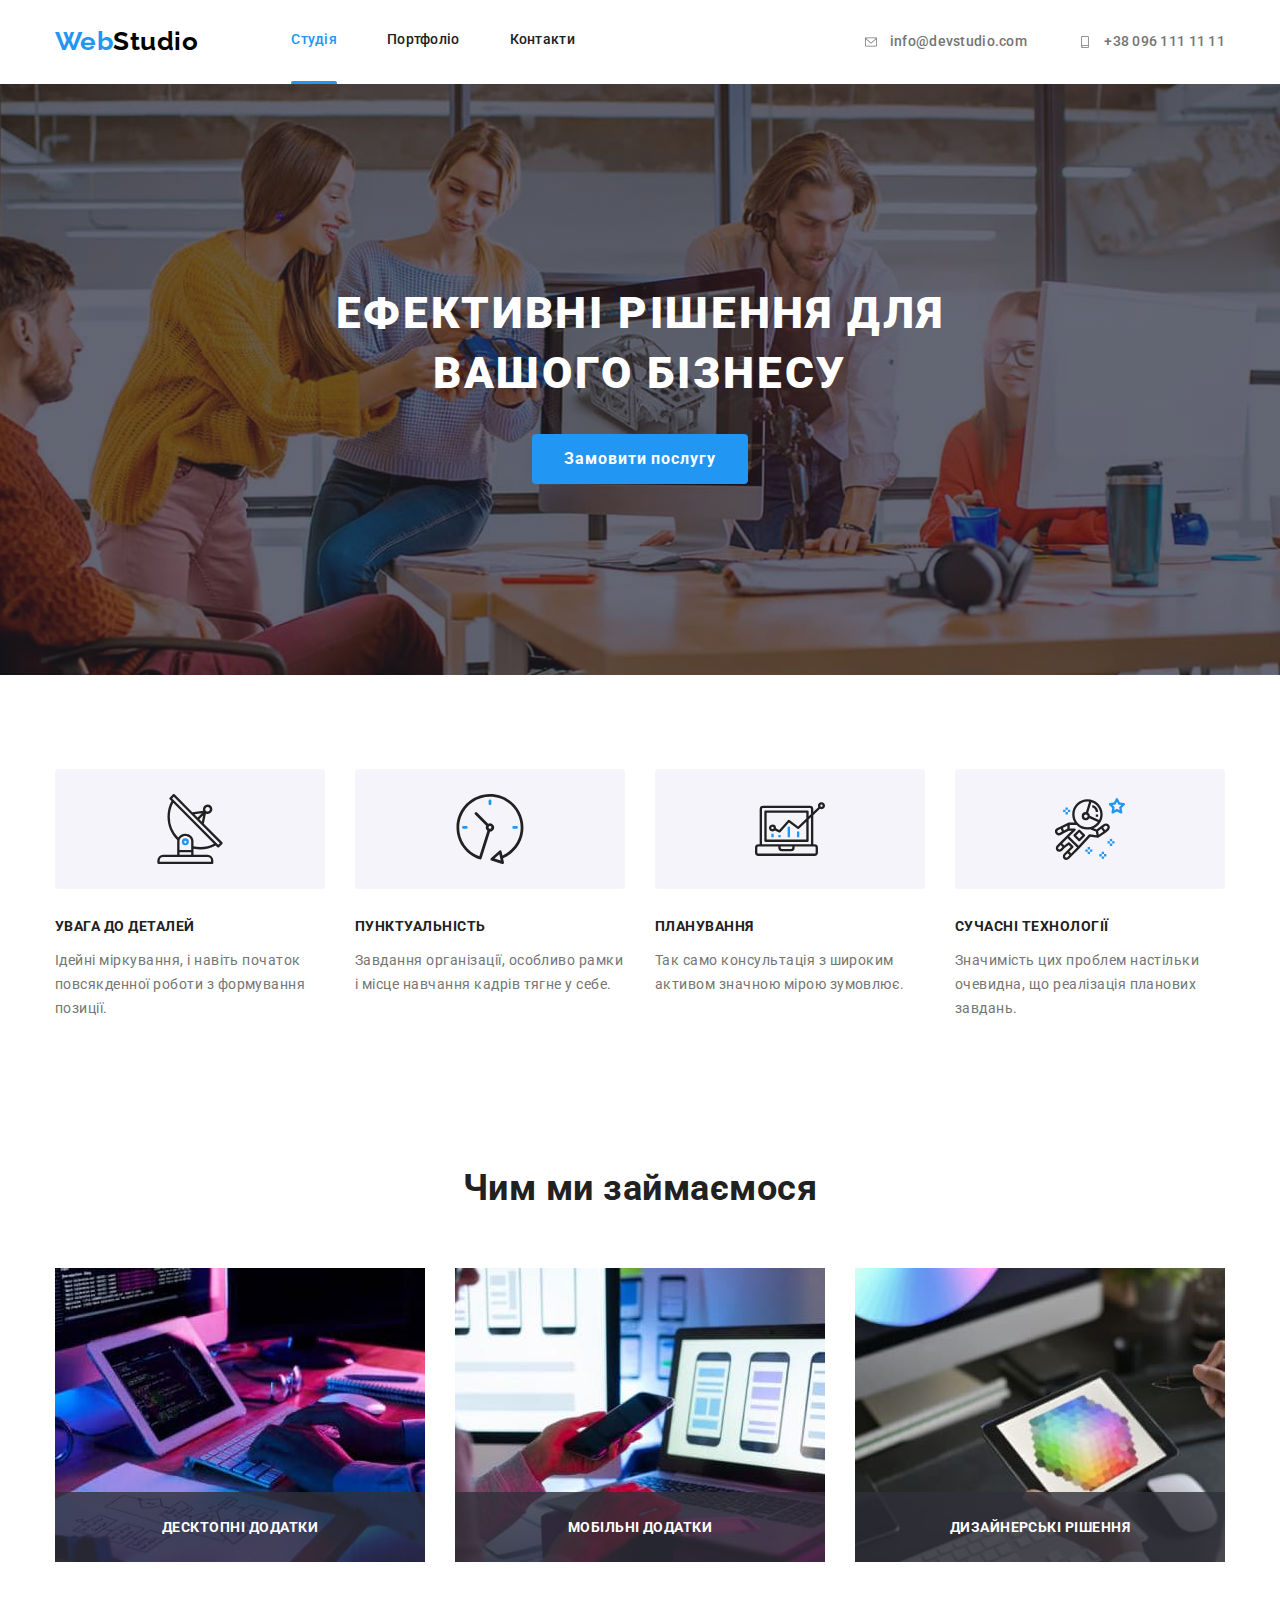
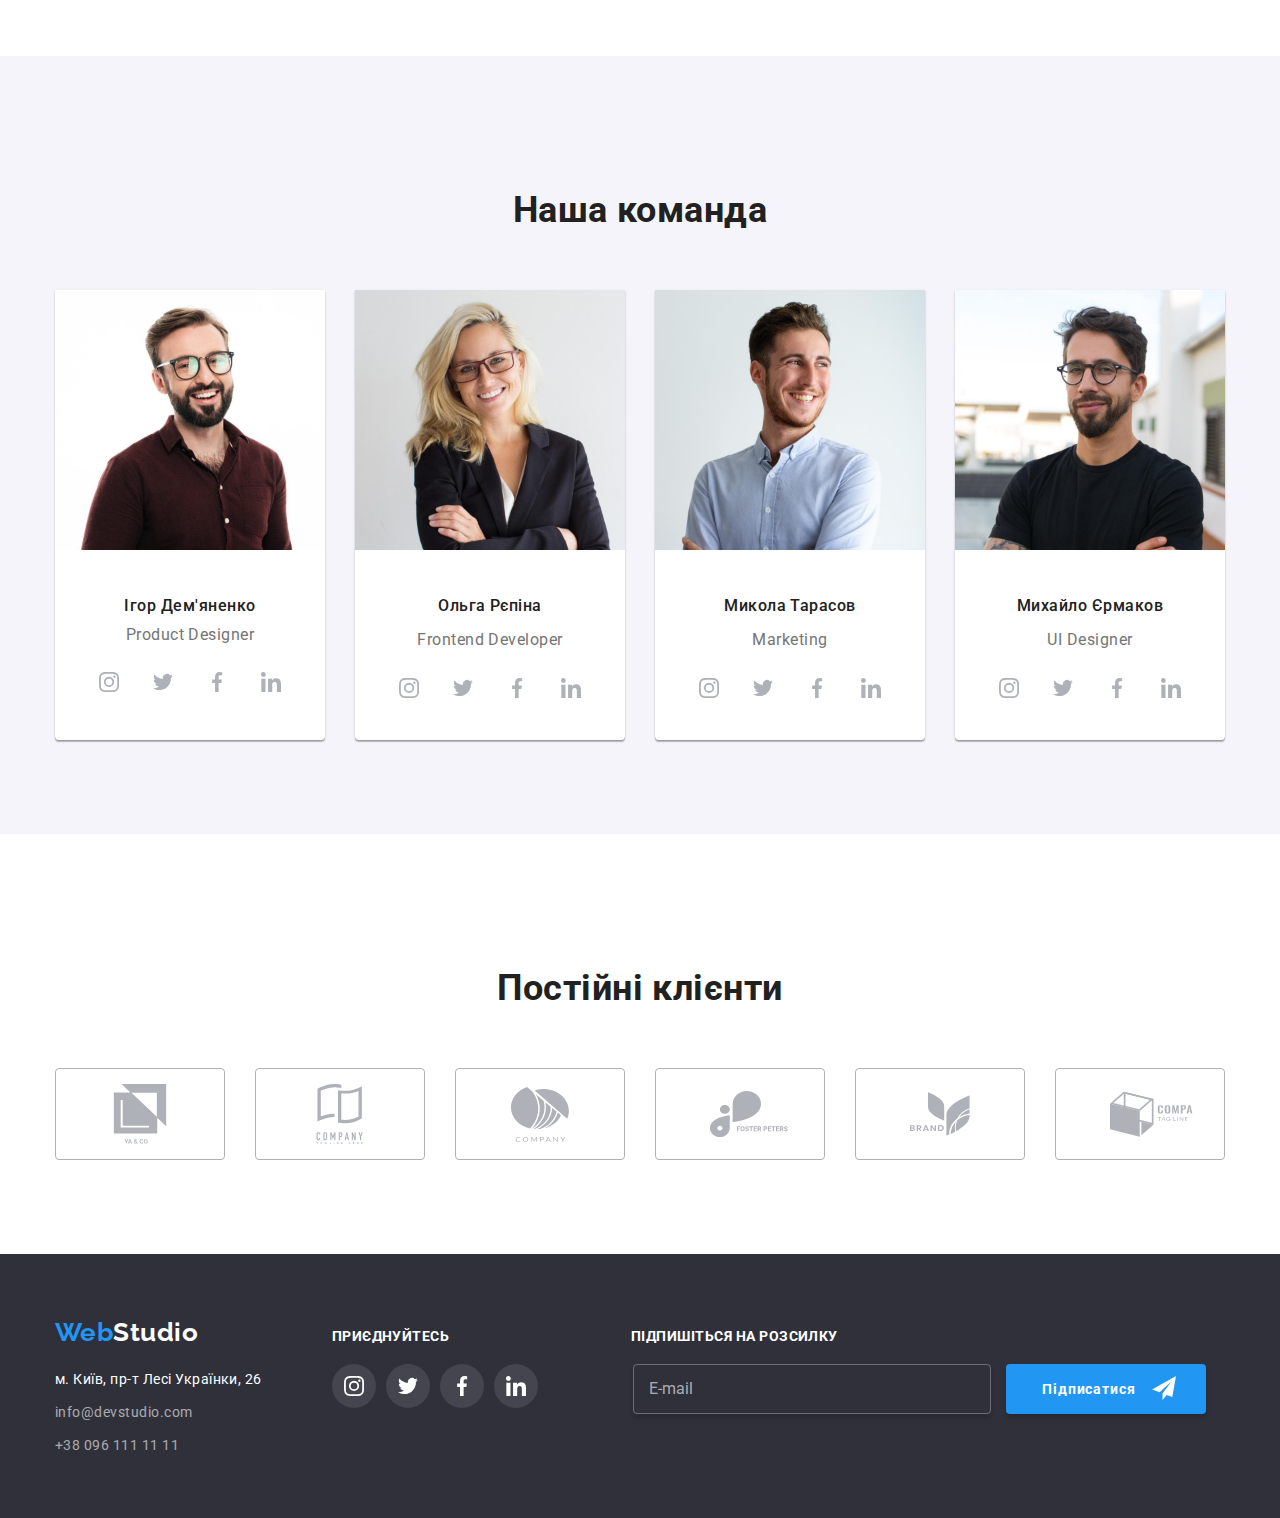
<file: index.html>
<!DOCTYPE html>
<html lang="uk">

<head>
	<meta charset="UTF-8" />
	<meta http-equiv="X-UA-Compatible" content="IE=edge" />
	<meta name="viewport" content="width=device-width, initial-scale=1.0" />
	<link rel="preconnect" href="https://fonts.googleapis.com" />
	<link rel="preconnect" href="https://fonts.gstatic.com" crossorigin />
	<link
		href="https://fonts.googleapis.com/css2?family=Raleway:wght@700;900&family=Roboto:wght@400;500;700;900&display=swap"
		rel="stylesheet" />
	<link rel="stylesheet"
		href="https://cdnjs.cloudflare.com/ajax/libs/modern-normalize/1.0.0/modern-normalize.min.css" />
	<link rel="stylesheet" href="./css/main.min.css" />
	<title>Webstudio</title>
</head>

<body>
	<!--
		! HEADER
	-->

	<header class="header">
		<div class="container flex-container">
			<!-- 
	#navigation
-->
			<nav class="navigation">
				<a class="logo" href="./index.html"><span class="logo-span">Web</span>Studio</a>
				<!-- 
	#list of navigation
 -->
				<ul class="navigation-list lists">
					<li class="navigation-list__item "><a class="navigation-list__link navigation-list__link--curent" href="./index.html">Студія</a></li>
					<li class="navigation-list__item "><a class="navigation-list__link" href="./portfolio.html">Портфоліо</a></li>
					<li class="navigation-list__item "><a class="navigation-list__link" href="">Контакти</a></li>
				</ul>
			</nav>

			<!-- 
	#contacts 
-->
			<ul class="contacts-list lists">
				<li class="contacts-list__item">
					<a class=" contacts-list__link" href="mailto:info@devstudio.com">
						<svg class="contacts-list__icon icon" width="16" height="12">
							<use href="./images/icons.svg#icon-envelope"></use>
						</svg>
						info@devstudio.com
					</a>
				</li>
				<li class="contacts-list__item">
					<a class="contacts-list__link" href="tel:+380961111111 ">
						<svg class="contacts-list__icon icon" width="16" height="12">
							<use href="./images/icons.svg#icon-smartphone"></use>
						</svg>
						+38 096 111 11 11
					</a>
				</li>
			</ul>
		</div>
	</header>


	<!--
		$ MAIN
-->

	<main>
		<!-- 
	#hero
-->
		<section class="hero">
			<div class="container">
				<h1 class="hero__title">Ефективні рішення для вашого бізнесу</h1>
				<button type="button " class="button" data-modal-open>Замовити послугу</button>
			</div>

		</section>


		
		<!-- 
	#benefits
 -->

		<section class="section">
			<div class="container">
				<h2 class="section__title benefits-title">Наші особливості</h2>
				<ul class="benefits-list lists">
					<li class="benefits-list__item">
						<div class="benefits-group">
							<svg class="benefit-group__icon" width="70" height="70">
								<use href="./images/icons.svg#icon-antenna"></use>
							</svg>
						</div>
						<h3 class="benefits-list__title">Увага до деталей</h3>
						<p class="benefits-list__text">
							Ідейні міркування, і навіть початок повсякденної роботи з
							формування позиції.
						</p>
					</li>

					<li class="benefits-list__item">
						<div class="benefits-group">
							<svg class="benefits-group__icon" width="70" height="70">
								<use href="./images/icons.svg#icon-clock"></use>
							</svg>
						</div>
						<h3 class="benefits-list__title">Пунктуальність</h3>
						<p class="benefits-list__text">
							Завдання організації, особливо рамки і місце навчання кадрів тягне
							у себе.
						</p>
					</li>

					<li class="benefits-list__item">
						<div class="benefits-group">
							<svg class="benefits-group__icon" width="70" height="70">
								<use href="./images/icons.svg#icon-diagram"></use>
							</svg>
						</div>
						<h3 class="benefits-list__title">Планування</h3>
						<p class="benefits-list__text">
							Так само консультація з широким активом значною мірою зумовлює.
						</p>
					</li>

					<li class="benefits-list__item">
						<div class="benefits-group">
							<svg class="benefits-group__icon" width="70" height="70">
								<use href="./images/icons.svg#icon-astronaut"></use>
							</svg>
						</div>
						<h3 class="benefits-list__title">Сучасні технології</h3>
						<p class="benefits-list__text">
							Значимість цих проблем настільки очевидна, що реалізація планових
							завдань.
						</p>
					</li>
				</ul>
			</div>
		</section>
		<!-- 
	#services
-->
		<section class="section services">
			<div class="container">
				<h2 class="section__title">Чим ми займаємося</h2>

				<ul class="services-list lists">
					<li class="services-list__item">
						<div class="services-group">
							<img class="services-group__img" src="./images/box1.jpg" alt="чоловік друкує текст" width="370" />
							<p class="services-group__text">Десктопні додатки</p>
						</div>
					</li>
					<li class="services-list__item">
						<div class="services-group">
							<img class="services-group__img" src="./images/box2.jpg" alt="телефон на екрані" width="370" />
							<p class="services-group__text">Мобільні додатки</p>
						</div>
					</li>
					<li class="services-list__item">
						<div class="services-group">
							<img class="services-group__img" src="./images/box3.jpg" alt="кольорова панель на екрані планшета"
								width="370" />
							<p class="services-group__text">Дизайнерські рішення</p>
						</div>
					</li>
				</ul>
			</div>
		</section>

		<!--
	#team cards
-->
		<section class="section team">
			<div class="container">
				<h2 class="section__title">Наша команда</h2>

				<ul class="team-list lists">
					<li class="team-list__item">
						<img src="./images/ihor.jpg" alt="Ігор" width="270" />
						<div class="team-group">
							<h3 class="team-group__title">Ігор Дем'яненко</h3>
							<p class="team-group__subtitle">Product Designer</p>
							<!-- $icons -->
							<ul class="social-links__list lists">
								<li class="social-links__item">
									<a class="social-links__link" href="#">
										<svg class="social-links__icon" width="20" height="20">
											<use href="./images/icons.svg#icon-instagram"></use>
										</svg>
									</a>
								</li>
								<li class="social-links__item">
									<a class="social-links__link" href="#">
										<svg class="social-links__icon" width="20" height="20">
											<use href="./images/icons.svg#icon-twitter"></use>
										</svg>
									</a>
								</li>
								<li class="social-links__item">
									<a class="social-links__link" href="#">
										<svg class="social-links__icon" width="20" height="20">
											<use href="./images/icons.svg#icon-facebook"></use>
										</svg>
									</a>
								</li>
								<li class="social-links__item">
									<a class="social-links__link" href="#">
										<svg class="social-links__icon" width="20" height="20">
											<use href="./images/icons.svg#icon-linkedin"></use>
										</svg>
									</a>
								</li>
							</ul>
							<!-- $end -->
						</div>
					</li>
					<li class="team-list__item">
						<img src="./images/olha.jpg" alt="Ольга" width="270" />
						<div class="team-group">
							<h3 class="team-group__title">Ольга Рєпіна</h3>
							<p class="card-description">Frontend Developer</p>
							<!-- $icons -->

							<ul class="social-links__list lists">
								<li class="social-links__item">
									<a class="social-links__link" href="#">
										<svg class="social-links__icon" width="20" height="20">
											<use href="./images/icons.svg#icon-instagram"></use>
										</svg>
									</a>
								</li>
								<li class="social-links__item">
									<a class="social-links__link" href="#">
										<svg class="social-links__icon" width="20" height="20">
											<use href="./images/icons.svg#icon-twitter"></use>
										</svg>
									</a>
								</li>
								<li class="social-links__item">
									<a class="social-links__link" href="#">
										<svg class="social-links__icon" width="20" height="20">
											<use href="./images/icons.svg#icon-facebook"></use>
										</svg>
									</a>
								</li>
								<li class="social-links__item">
									<a class="social-links__link" href="#">
										<svg class="social-links__icon" width="20" height="20">
											<use href="./images/icons.svg#icon-linkedin"></use>
										</svg>
									</a>
								</li>
							</ul>

							<!-- $end -->
						</div>
					</li>
					<li class="team-list__item">
						<img src="./images/mukola.jpg" alt="Микола" width="270" />
						<div class="team-group">
							<h3 class="team-group__title">Микола Тарасов</h3>
							<p class="card-description">Marketing</p>
							<!-- $icons -->

							<ul class="social-links__list lists">
								<li class="social-links__item">
									<a class="social-links__link" href="#">
										<svg class="social-links__icon" width="20" height="20">
											<use href="./images/icons.svg#icon-instagram"></use>
										</svg>
									</a>
								</li>
								<li class="social-links__item">
									<a class="social-links__link" href="#">
										<svg class="social-links__icon" width="20" height="20">
											<use href="./images/icons.svg#icon-twitter"></use>
										</svg>
									</a>
								</li>
								<li class="social-links__item">
									<a class="social-links__link" href="#">
										<svg class="social-links__icon" width="20" height="20">
											<use href="./images/icons.svg#icon-facebook"></use>
										</svg>
									</a>
								</li>
								<li class="social-links__item">
									<a class="social-links__link" href="#">
										<svg class="social-links__icon" width="20" height="20">
											<use href="./images/icons.svg#icon-linkedin"></use>
										</svg>
									</a>
								</li>
							</ul>

							<!-- $end -->
						</div>
					</li>
					<li class="team-list__item">
						<img src="./images/muhailo.jpg" alt="Михайло" width="270" />
						<div class="team-group">
							<h3 class="team-group__title">Михайло Єрмаков</h3>
							<p class="card-description">UI Designer</p>
							<!-- $icons -->
							<ul class="social-links__list lists">
								<li class="social-links__item">
									<a class="social-links__link" href="#">
										<svg class="social-links__icon" width="20" height="20">
											<use href="./images/icons.svg#icon-instagram"></use>
										</svg>
									</a>
								</li>
								<li class="social-links__item">
									<a class="social-links__link" href="#">
										<svg class="social-links__icon" width="20" height="20">
											<use href="./images/icons.svg#icon-twitter"></use>
										</svg>
									</a>
								</li>
								<li class="social-links__item">
									<a class="social-links__link" href="#">
										<svg class="social-links__icon" width="20" height="20">
											<use href="./images/icons.svg#icon-facebook"></use>
										</svg>
									</a>
								</li>
								<li class="social-links__item">
									<a class="social-links__link" href="#">
										<svg class="social-links__icon" width="20" height="20">
											<use href="./images/icons.svg#icon-linkedin"></use>
										</svg>
									</a>
								</li>
							</ul>
							<!-- $end -->
						</div>
					</li>
				</ul>
			</div>
		</section>

		<!-- #clients section -->
		<section class="section client">
			<div class="container">
				<h2 class="section__title">Постійні клієнти</h2>
				<div class="client-group">
					<ul class="client-group__list lists">
						<li class="client-group__item">
							<a class="client-group__link" href="#">
								<svg class="client-group__icon" width="106" height="60">
									<use href="./images/icons.svg#icon-logo-company-first"></use>
								</svg>
							</a>
						</li>
						<li class="client-group__item">
							<a class="client-group__link" href="#">
								<svg class="client-group__icon" width="106" height="60">
									<use href="./images/icons.svg#icon-logo-company-second"></use>
								</svg>
							</a>
						</li>
						<li class="client-group__item">
							<a class="client-group__link" href="#">
								<svg class="client-group__icon" width="106" height="60">
									<use href="./images/icons.svg#icon-logo-company-third"></use>
								</svg>
							</a>
						</li>
						<li class="client-group__item">
							<a class="client-group__link" href="#">
								<svg class="client-group__icon" width="106" height="60">
									<use href="./images/icons.svg#icon-logo-company-fourth"></use>
								</svg>
							</a>
						</li>
						<li class="client-group__item">
							<a class="client-group__link" href="#">
								<svg class="client-group__icon" width="106" height="60">
									<use href="./images/icons.svg#icon-logo-company-fifth"></use>
								</svg>
							</a>
						</li>
						<li class="client-group__item">
							<a class="client-group__link" href="#">
								<svg class="client-group__icon" width="106" height="60">
									<use href="./images/icons.svg#icon-logo-company-sixth"></use>
								</svg>
							</a>
						</li>
					</ul>
				</div>
			</div>
		</section>
	</main>
	<!--
		! FOOTER
	-->
	<!-- #footer -->
	<footer class="footer">
		<div class="container flex-container">
			<div class="address-container">
				<a class="logo footer__logo" href="/"><span class="logo-span">Web</span>Studio</a>
				<!-- #address -->
				<address class="address">

					<ul class="address-list lists">
						<li class="address-list__item">
							<a class="maplink" href="https://goo.gl/maps/gcyHWEu6hnRkyXLD7" target="_blank">м. Київ, пр-т Лесі
								Українки,
								26</a>
						</li>
						<li class="address-list__item">
							<a class="address-list__contact " href="mailto:info@devstudio.com">info@devstudio.com</a>
						</li>
						<li class="address-list__item">
							<a class="address-list__contact " href="tel:+380961111111 ">+38 096 111 11 11</a>
						</li>
					</ul>
				</address>
			</div>

			<div class="footer-social">
				<p class="footer-social__title">Приєднуйтесь</p>
				<ul class="social-links__list lists">
					<li class="social-links__item footer-social__item">
						<a class="social-links__link" href="#">
							<svg class="social-links__icon" width="20" height="20">
								<use href="./images/icons.svg#icon-instagram"></use>
							</svg>
						</a>
					</li>
					<li class="social-links__item footer-social__item">
						<a class="social-links__link" href="#">
							<svg class="social-links__icon" width="20" height="20">
								<use href="./images/icons.svg#icon-twitter"></use>
							</svg>
						</a>
					</li>
					<li class="social-links__item footer-social__item">
						<a class="social-links__link" href="#">
							<svg class="social-links__icon" width="20" height="20">
								<use href="./images/icons.svg#icon-facebook"></use>
							</svg>
						</a>
					</li>
					<li class="social-links__item footer-social__item">
						<a class="social-links__link" href="#">
							<svg class="social-links__icon" width="20" height="20">
								<use href="./images/icons.svg#icon-linkedin"></use>
							</svg>
						</a>
					</li>
				</ul>
			</div>

			<form class="form-send" action="">
				<p class="form-send__text">Підпишіться на розсилку</p>
				<fieldset class="form-group">
					<input class="form-group__email" type="email" placeholder="E-mail">
					<button class="form-group__submit" type="submit">Підписатися
						<svg class="form-group__icon" width="24" height="24">
							<use href="./images/icons.svg#icon-icon-send">
							</use>
						</svg>
					</button>
				</fieldset>
			</form>
		</div>

	</footer>

	<!-- #modal -->
	<div class="backdrop  is-hidden" data-modal>
		<div class="modal">

			<button class="modal__button" data-modal-close>
				<svg class="modal__icon" width="18" height="18">
					<use href="./images/icons.svg#icon-close-black"></use>
				</svg>
			</button>

			<form action="" class="modal-form">
				<p class="modal-form__title">Залиште свої дані, ми вам передзвонимо</p>

				<label for="name" class="modal-form__label">Ім'я</label>
				<div class="modal-group">
					<input type="text" class="modal-group__input" id="name">
					<svg class="modal-group__icon" width="15" height="12">
						<use href="./images/icons.svg#icon-fio"></use>
					</svg>
				</div>

				<label for="tel" class="modal-form__label">Телефон</label>
				<div class="modal-group">
					<input type="tel" class="modal-group__input" id="tel">
					<svg class="modal-group__icon" width="15" height="12">
						<use href="./images/icons.svg#icon-phone"></use>
					</svg>
				</div>

				<label for="email" class="modal-form__label">Пошта</label>
				<div class="modal-group">
					<input type="email" class="modal-group__input" id="email">
					<svg class="modal-group__icon" width="15" height="12">
						<use href="./images/icons.svg#icon-email"></use>
					</svg>
				</div>

		
				<label for="textarea" class="modal-form__label">Коментар</label>
				<textarea class="modal-form__textarea" id="textarea" placeholder="Введіть текст"></textarea>


				<label class="check">
					<input type="checkbox" class="modal-form__checkbox">
					<span class="modal-form__box">
						<svg class="modal-form__box-icon">
							<use href="./images/icons.svg#icon-check"></use>
						</svg>
					</span>
					<p class="modal-form__checkbox-text">Погоджуюся з розсилкою та приймаю <a class="modal-form__link"
							href="">Умови договору</a></p>
				</label>


				<button class="modal-form__button" type="submit">Відправити</button>
			</form>
		</div>


	</div>
	<script src="./js/modal.js"></script>
</body>

</html>
</file>
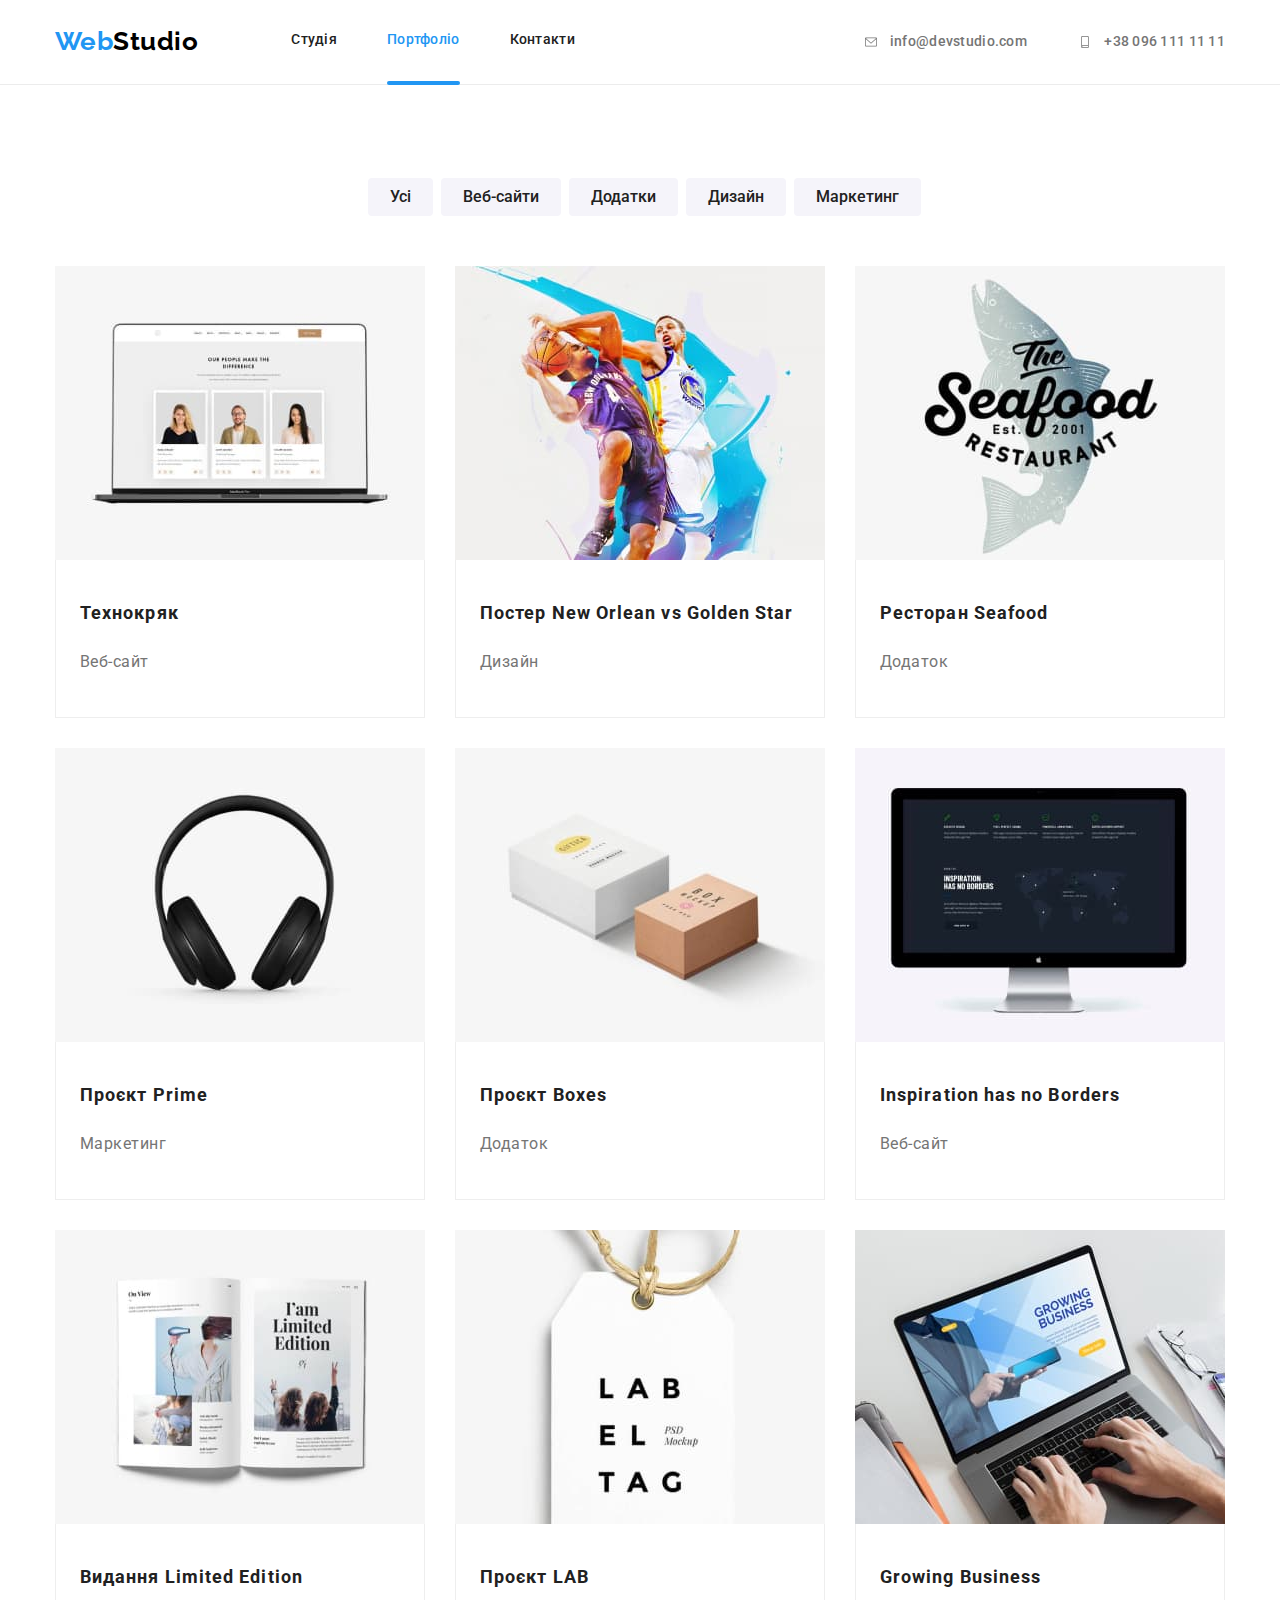
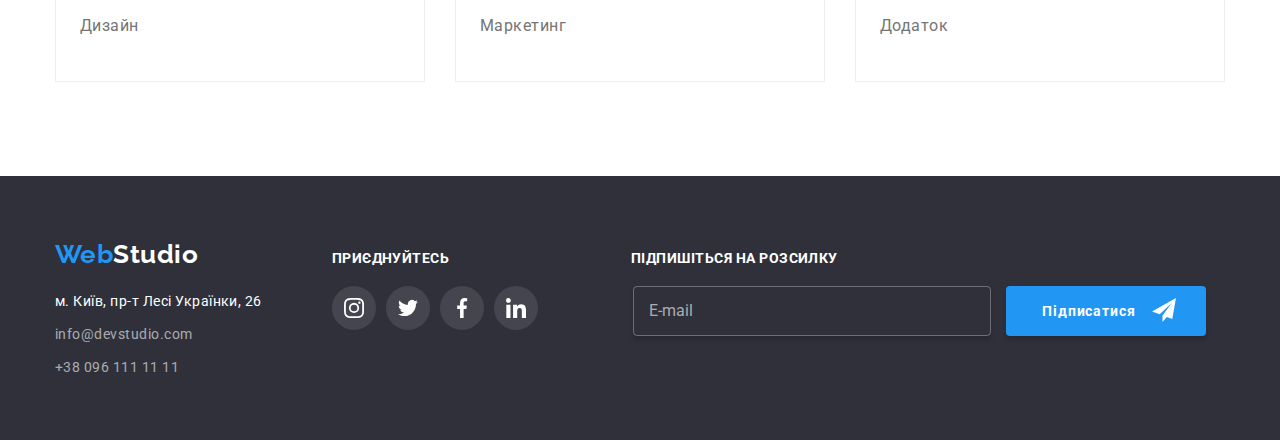
<file: portfolio.html>
<!DOCTYPE html>
<html lang="uk">

<head>
	<meta charset="UTF-8" />
	<meta http-equiv="X-UA-Compatible" content="IE=edge" />
	<meta name="viewport" content="width=device-width, initial-scale=1.0" />
	<link rel="preconnect" href="https://fonts.googleapis.com" />
	<link rel="preconnect" href="https://fonts.gstatic.com" crossorigin />
	<link
		href="https://fonts.googleapis.com/css2?family=Raleway:wght@700;900&family=Roboto:wght@400;500;700;900&display=swap"
		rel="stylesheet" />
	<link rel="stylesheet"
		href="https://cdnjs.cloudflare.com/ajax/libs/modern-normalize/1.0.0/modern-normalize.min.css" />
		<link rel="stylesheet" href="./css/main.min.css" />
	<title>Portfolio</title>
</head>

<body>
	<!--
		! HEADER
	-->

	<header class="header">
		<div class="container flex-container">
			<!-- 
	#navigation
-->
			<nav class="navigation">
				<a class="logo" href="./index.html"><span class="logo-span">Web</span>Studio</a>
				<!-- 
	#list of navigation
 -->
				<ul class="navigation-list lists">
					<li class="navigation-list__item "><a class="navigation-list__link " href="./index.html">Студія</a></li>
					<li class="navigation-list__item "><a class="navigation-list__link navigation-list__link--curent" href="./portfolio.html">Портфоліо</a></li>
					<li class="navigation-list__item "><a class="navigation-list__link" href="">Контакти</a></li>
				</ul>
			</nav>

			<!-- 
	#contacts 
-->
			<ul class="contacts-list lists">
				<li class="contacts-list__item">
					<a class=" contacts-list__link" href="mailto:info@devstudio.com">
						<svg class="contacts-list__icon icon" width="16" height="12">
							<use href="./images/icons.svg#icon-envelope"></use>
						</svg>
						info@devstudio.com
					</a>
				</li>
				<li class="contacts-list__item">
					<a class="contacts-list__link" href="tel:+380961111111 ">
						<svg class="contacts-list__icon icon" width="16" height="12">
							<use href="./images/icons.svg#icon-smartphone"></use>
						</svg>
						+38 096 111 11 11
					</a>
				</li>
			</ul>
		</div>
	</header>

	<!-- 
	 ! MAIN
-->

	<main>


		<section class="section">
			<div class="container">
				<h1 class="section-title filter-title">Перелік робіт</h1>
				<!-- #button navigation -->
				<ul class="filter-list lists">
					<li class="filter-list__item">
						<button class="filter-list__button" type="button">Усі</button>
					</li>
					<li class="filter-list__item">
						<button class="filter-list__button" type="button">Веб-сайти</button>
					</li>
					<li class="filter-list__item">
						<button class="filter-list__button" type="button">Додатки</button>
					</li>
					<li class="filter-list__item">
						<button class="filter-list__button" type="button">Дизайн</button>
					</li>
					<li class="filter-list__item">
						<button class="filter-list__button" type="button">Маркетинг</button>
					</li>
				</ul>

				<!-- #cards -->

				<ul class="portfolio-list lists">
					<li class="portfolio-list__item">

						<a class="portfolio-list__link" href="#">
							<div class="thumb">
								<img class="thumb__img" src="./images/technocrack.jpg" alt="Фото сайту" width="370" />
								<p class="thumb__text">Ресурс пропонує комплексні пропозиції з різним рівнем функціоналу та сервісів.
									Все це дозволить відвідувачу отримати вичерпні відомості про компанію чи приватну особу.</p>
							</div>
							<div class="portfolio-group">
								<h2 class="portfolio-group__title">Технокряк</h2>
								<p class="portfolio-group__text">Веб-сайт</p>
							</div>


						</a>
					</li>
					<li class="portfolio-list__item">
						<a class="portfolio-list__link" href="#">
							<div class="thumb">
								<img src="./images/new_orlean_vs_golden_star.jpg" alt="Постер" width="370" />
								<p class="thumb__text">Ресурс пропонує комплексні пропозиції з різним рівнем функціоналу та сервісів.
									Все це дозволить відвідувачу отримати вичерпні відомості про компанію чи приватну особу.</p>
							</div>
							<div class="portfolio-group">
								<h2 class="portfolio-group__title">Постер New Orlean vs Golden Star</h2>
								<p class="portfolio-group__text">Дизайн</p>
							</div>
						</a>
					</li>
					<li class="portfolio-list__item">
						<a class="portfolio-list__link" href="#">
							<div class="thumb">
								<img src="./images/seafood.jpg" alt="Додаток" width="370" />
								<p class="thumb__text">Ресурс пропонує комплексні пропозиції з різним рівнем функціоналу та сервісів.
									Все це дозволить відвідувачу отримати вичерпні відомості про компанію чи приватну особу.</p>
							</div>
							<div class="portfolio-group">
								<h2 class="portfolio-group__title">Ресторан Seafood</h2>
								<p class="portfolio-group__text">Додаток</p>
							</div>
						</a>
					</li>
					<li class="portfolio-list__item">
						<a class="portfolio-list__link" href="#">
							<div class="thumb">
								<img src="./images/prime.jpg" alt="Навушники" width="370" />
								<p class="thumb__text">Ресурс пропонує комплексні пропозиції з різним рівнем функціоналу та сервісів.
									Все це дозволить відвідувачу отримати вичерпні відомості про компанію чи приватну особу.</p>
							</div>
							<div class="portfolio-group">
								<h2 class="portfolio-group__title">Проєкт Prime</h2>
								<p class="portfolio-group__text">Маркетинг</p>
							</div>
						</a>
					</li>
					<li class="portfolio-list__item">
						<a class="portfolio-list__link" href="#">
							<div class="thumb">
								<img src="./images/boxes.jpg" alt="Дві коробки" width="370" />
								<p class="thumb__text">Ресурс пропонує комплексні пропозиції з різним рівнем функціоналу та сервісів.
									Все це дозволить відвідувачу отримати вичерпні відомості про компанію чи приватну особу.</p>
							</div>
							<div class="portfolio-group">
								<h2 class="portfolio-group__title">Проєкт Boxes</h2>
								<p class="portfolio-group__text">Додаток</p>
							</div>
						</a>
					</li>
					<li class="portfolio-list__item">
						<a class="portfolio-list__link" href="#">
							<div class="thumb">
								<img src="./images/inspiration.jpg" alt="Веб-сайт" width="370" />
								<p class="thumb__text">Ресурс пропонує комплексні пропозиції з різним рівнем функціоналу та сервісів.
									Все це дозволить відвідувачу отримати вичерпні відомості про компанію чи приватну особу.</p>
							</div>
							<div class="portfolio-group">
								<h2 class="portfolio-group__title">Inspiration has no Borders</h2>
								<p class="portfolio-group__text">Веб-сайт</p>
							</div>
						</a>
					</li>
					<li class="portfolio-list__item">
						<a class="portfolio-list__link" href="#">
							<div class="thumb">
								<img src="./images/limited_edition.jpg" alt="Книга" width="370" />
								<p class="thumb__text">Ресурс пропонує комплексні пропозиції з різним рівнем функціоналу та сервісів.
									Все це дозволить відвідувачу отримати вичерпні відомості про компанію чи приватну особу.</p>
							</div>
							<div class="portfolio-group">
								<h2 class="portfolio-group__title">Видання Limited Edition</h2>
								<p class="portfolio-group__text">Дизайн</p>
							</div>
						</a>
					</li>
					<li class="portfolio-list__item">
						<a class="portfolio-list__link" href="#">
							<div class="thumb">
								<img src="./images/lab.jpg" alt="Бирка" width="370" />
								<p class="thumb__text">Ресурс пропонує комплексні пропозиції з різним рівнем функціоналу та сервісів.
									Все це дозволить відвідувачу отримати вичерпні відомості про компанію чи приватну особу.</p>
							</div>
							<div class="portfolio-group">
								<h2 class="portfolio-group__title">Проєкт LAB</h2>
								<p class="portfolio-group__text">Маркетинг</p>
							</div>
						</a>
					</li>
					<li class="portfolio-list__item">
						<a class="portfolio-list__link" href="#">
							<div class="thumb">
								<img src="./images/business.jpg" alt="Додаток" width="370" />
								<p class="thumb__text">Ресурс пропонує комплексні пропозиції з різним рівнем функціоналу та сервісів.
									Все це дозволить відвідувачу отримати вичерпні відомості про компанію чи приватну особу.</p>
							</div>
							<div class="portfolio-group">
								<h2 class="portfolio-group__title">Growing Business</h2>
								<p class="portfolio-group__text">Додаток</p>
							</div>
						</a>
					</li>
				</ul>
			</div>
		</section>

	</main>

	<!--
		! FOOTER
	-->
	<!-- #footer -->
	<footer class="footer">
		<div class="container flex-container">
			<div class="address-container">
				<a class="logo footer__logo" href="/"><span class="logo-span">Web</span>Studio</a>
				<!-- #address -->
				<address class="address">

					<ul class="address-list lists">
						<li class="address-list__item">
							<a class="maplink" href="https://goo.gl/maps/gcyHWEu6hnRkyXLD7" target="_blank">м. Київ, пр-т Лесі
								Українки,
								26</a>
						</li>
						<li class="address-list__item">
							<a class="address-list__contact " href="mailto:info@devstudio.com">info@devstudio.com</a>
						</li>
						<li class="address-list__item">
							<a class="address-list__contact " href="tel:+380961111111 ">+38 096 111 11 11</a>
						</li>
					</ul>
				</address>
			</div>

			<div class="footer-social">
				<p class="footer-social__title">Приєднуйтесь</p>
				<ul class="social-links__list lists">
					<li class="social-links__item footer-social__item">
						<a class="social-links__link" href="#">
							<svg class="social-links__icon" width="20" height="20">
								<use href="./images/icons.svg#icon-instagram"></use>
							</svg>
						</a>
					</li>
					<li class="social-links__item footer-social__item">
						<a class="social-links__link" href="#">
							<svg class="social-links__icon" width="20" height="20">
								<use href="./images/icons.svg#icon-twitter"></use>
							</svg>
						</a>
					</li>
					<li class="social-links__item footer-social__item">
						<a class="social-links__link" href="#">
							<svg class="social-links__icon" width="20" height="20">
								<use href="./images/icons.svg#icon-facebook"></use>
							</svg>
						</a>
					</li>
					<li class="social-links__item footer-social__item">
						<a class="social-links__link" href="#">
							<svg class="social-links__icon" width="20" height="20">
								<use href="./images/icons.svg#icon-linkedin"></use>
							</svg>
						</a>
					</li>
				</ul>
			</div>

			<form class="form-send" action="">
				<p class="form-send__text">Підпишіться на розсилку</p>
				<fieldset class="form-group">
					<input class="form-group__email" type="email" placeholder="E-mail">
					<button class="form-group__submit" type="submit">Підписатися
						<svg class="form-group__icon" width="24" height="24">
							<use href="./images/icons.svg#icon-icon-send">
							</use>
						</svg>
					</button>
				</fieldset>
			</form>
		</div>

	</footer>
</body>

</html>
</file>
<file: css/main.min.css>
body{background-color:var(--primary-background-color);font-family:"Roboto",sans-serif;color:var(--primary-text-color);letter-spacing:.03em}.lists{margin:0;padding:0;list-style:none}.section{padding-top:94px;padding-bottom:94px}.section__title{margin-bottom:50px;font-weight:700;font-size:36px;line-height:1.67;text-align:center;color:var(--title-text-color)}.icon{display:inline-block}img{display:block;max-width:100%}:root{--title-text-color: #212121;--primary-text-color: #757575;--secondary-text-color: #ffffff;--link-text-color: rgba(255, 255, 255, 0.6);--button-text-color: #212121;--font-text-color: #000000;--icon-color: #afb1b8;--card-gap: 30px;--primary-font-size: 14px;--primary-letter-spacing: 0.03em;--secondary-letter-spacing: 0.06em;--border-color: #eeeeee;--hover-focus-color: #2196f3;--timing-function: cubic-bezier(0.4, 0, 0.2, 1);--primary-background-color: #ffffff;--secondary-background-color: #f5f4fa;--footer-hero-background-color: #2f303a;--button-background-color: #f5f4fa;--active-button-background-color: #2196f3}.container{width:1200px;margin-right:auto;margin-left:auto;padding-left:15px;padding-right:15px}.flex-container{display:-webkit-box;display:-ms-flexbox;display:flex;-webkit-box-align:center;-ms-flex-align:center;align-items:center}.address-container{margin-right:70px}.button{cursor:pointer;font-weight:700;line-height:1.88;text-align:center;letter-spacing:var(--secondary-letter-spacing);color:var(--secondary-text-color);background-color:var(--active-button-background-color);border:none;border-radius:4px;padding:10px 32px;-webkit-transition:background 250ms var(--timing-function),-webkit-box-shadow 250ms var(--timing-function);transition:background 250ms var(--timing-function),-webkit-box-shadow 250ms var(--timing-function);transition:background 250ms var(--timing-function),box-shadow 250ms var(--timing-function);transition:background 250ms var(--timing-function),box-shadow 250ms var(--timing-function),-webkit-box-shadow 250ms var(--timing-function)}.modal__button{cursor:pointer;position:absolute;top:8px;right:8px;display:-webkit-box;display:-ms-flexbox;display:flex;-webkit-box-pack:center;-ms-flex-pack:center;justify-content:center;-webkit-box-align:center;-ms-flex-align:center;align-items:center;width:30px;height:30px;background-color:rgba(0,0,0,0);border:1px solid rgba(0,0,0,.1);border-radius:50%;-webkit-transition:fill 250ms var(--timing-function);transition:fill 250ms var(--timing-function)}.modal__button:hover{fill:var(--hover-focus-color)}.modal-form__button{cursor:pointer;display:block;margin:0 auto;width:200px;height:50px;font-weight:700;font-size:16px;line-height:1.9;text-align:center;letter-spacing:.06em;background-color:var(--active-button-background-color);color:var(--secondary-text-color);-webkit-box-shadow:0px 4px 4px rgba(0,0,0,.15);box-shadow:0px 4px 4px rgba(0,0,0,.15);border:0;border-radius:4px;-webkit-transition:background-color 250ms cubic-bezier(0.4, 0, 0.2, 1);transition:background-color 250ms cubic-bezier(0.4, 0, 0.2, 1)}.filter-list__button{border:none;border-radius:4px;padding:6px 22px;font-family:inherit;font-size:16px;font-weight:500;line-height:1.62;text-align:center;cursor:pointer;background-color:var(--button-background-color);color:var(--button-text-color);-webkit-transition:color 250ms var(--timing-function),background-color 250ms var(--timing-function),-webkit-box-shadow 250ms var(--timing-function);transition:color 250ms var(--timing-function),background-color 250ms var(--timing-function),-webkit-box-shadow 250ms var(--timing-function);transition:color 250ms var(--timing-function),background-color 250ms var(--timing-function),box-shadow 250ms var(--timing-function);transition:color 250ms var(--timing-function),background-color 250ms var(--timing-function),box-shadow 250ms var(--timing-function),-webkit-box-shadow 250ms var(--timing-function)}.filter-list__button:hover,.filter-list__button:focus{background-color:var(--active-button-background-color);color:var(--secondary-text-color);-webkit-box-shadow:0px 3px 1px rgba(0,0,0,.1),0px 1px 2px rgba(0,0,0,.08),0px 2px 2px rgba(0,0,0,.12);box-shadow:0px 3px 1px rgba(0,0,0,.1),0px 1px 2px rgba(0,0,0,.08),0px 2px 2px rgba(0,0,0,.12)}.header{outline:1px solid #ececec}.contacts-list{display:-webkit-box;display:-ms-flexbox;display:flex;margin-left:auto;font-weight:500;font-size:var(--primary-font-size);line-height:1.14;letter-spacing:.02em}.contacts-list__item+.contacts-list__item{margin-left:50px}.contacts-list__link{display:block;padding-top:32px;padding-bottom:32px;text-decoration:none;color:var(--primary-text-color);-webkit-transition:color 250ms var(--timing-function),fill 250ms var(--timing-function);transition:color 250ms var(--timing-function),fill 250ms var(--timing-function)}.contacts-list__link:hover,.contacts-list__link:focus{color:var(--hover-focus-color);fill:var(--hover-focus-color)}.contacts-list__icon{margin-right:8px;fill:currentColor;vertical-align:middle}.navigation{display:-webkit-box;display:-ms-flexbox;display:flex;-webkit-box-align:center;-ms-flex-align:center;align-items:center}.navigation-list{margin-left:93px;display:-webkit-box;display:-ms-flexbox;display:flex;font-weight:500;font-size:var(--primary-font-size);line-height:1.14;letter-spacing:.02em}.navigation-list__item+.navigation-list__item{margin-left:50px}.navigation-list__link{display:block;padding-top:32px;padding-bottom:32px;-webkit-transition:color 250ms var(--timing-function);transition:color 250ms var(--timing-function)}.navigation-list__link{text-decoration:none;color:var(--title-text-color)}.navigation-list__link--curent{color:var(--hover-focus-color)}.navigation-list__link--curent::after{position:relative;top:33px;content:"";display:block;border-bottom:4px solid var(--hover-focus-color);border-radius:2px}.navigation-list__link:hover,.navigation-list__link:focus{color:var(--hover-focus-color)}.logo{font-family:"Raleway",sans-serif;text-decoration:none;font-weight:700;font-size:26px;line-height:1.2;color:var(--font-text-color);-webkit-transition:color 250ms var(--timing-function);transition:color 250ms var(--timing-function)}.logo:hover,.logo:focus{color:var(--hover-focus-color)}.logo-span{color:var(--hover-focus-color)}.footer .logo{display:block;color:var(--secondary-text-color);margin-bottom:20px;-webkit-transition:color 250ms var(--timing-function);transition:color 250ms var(--timing-function)}.footer .logo:hover,.footer .logo:focus{color:var(--hover-focus-color)}.social-links__list{margin-left:-10px;display:-webkit-box;display:-ms-flexbox;display:flex;-webkit-box-pack:center;-ms-flex-pack:center;justify-content:center}.social-links__item{margin-left:10px;color:var(--icon-color);width:44px;height:44px;display:-webkit-box;display:-ms-flexbox;display:flex;-webkit-box-pack:center;-ms-flex-pack:center;justify-content:center;-webkit-box-align:center;-ms-flex-align:center;align-items:center;cursor:pointer;border-radius:50%;-webkit-transition:background-color 250ms var(--timing-function),color 250ms var(--timing-function);transition:background-color 250ms var(--timing-function),color 250ms var(--timing-function)}.social-links__item:hover{background-color:var(--hover-focus-color);color:var(--secondary-text-color)}.social-links__link{padding:0;margin:0;color:inherit;text-decoration:none;font-size:0}.social-links__icon{fill:currentColor}.backdrop{position:fixed;top:0;left:0;width:100%;height:100%;background:rgba(0,0,0,.2);visibility:visible;opacity:1;-webkit-transition:opacity 250ms var(--timing-function),visibility 250ms var(--timing-function);transition:opacity 250ms var(--timing-function),visibility 250ms var(--timing-function)}.backdrop.is-hidden{opacity:0;visibility:hidden;pointer-events:none}.backdrop.is-hidden .modal{-webkit-transform:translate(-50%, -50%) scale(0.9);transform:translate(-50%, -50%) scale(0.9);-webkit-transition:opacity 250ms var(--timing-function),visibility 250ms var(--timing-function),-webkit-transform 250ms var(--timing-function);transition:opacity 250ms var(--timing-function),visibility 250ms var(--timing-function),-webkit-transform 250ms var(--timing-function);transition:opacity 250ms var(--timing-function),visibility 250ms var(--timing-function),transform 250ms var(--timing-function);transition:opacity 250ms var(--timing-function),visibility 250ms var(--timing-function),transform 250ms var(--timing-function),-webkit-transform 250ms var(--timing-function)}.modal{position:absolute;left:50%;top:50%;width:528px;height:581px;padding:40px;z-index:3;background:var(--primary-background-color);-webkit-box-shadow:0px 1px 3px rgba(0,0,0,.12),0px 1px 1px rgba(0,0,0,.14),0px 2px 1px rgba(0,0,0,.2);box-shadow:0px 1px 3px rgba(0,0,0,.12),0px 1px 1px rgba(0,0,0,.14),0px 2px 1px rgba(0,0,0,.2);border-radius:4px;-webkit-transform:translate(-50%, -50%) scale(1);transform:translate(-50%, -50%) scale(1);-webkit-transition:trasnform 250ms var(--timing-function);transition:trasnform 250ms var(--timing-function)}.modal-group{width:100%;height:100%}.modal-form__title{margin-bottom:12px;font-weight:700;font-size:20px;line-height:1.15;text-align:center;color:var(--title-text-color)}.modal-form__label{display:block;font-weight:400;font-size:12px;line-height:1.2;letter-spacing:.01em;margin-bottom:4px;color:var(--primary-text-color)}.modal-group__input{display:block;position:relative;padding-left:38px;padding-right:10px;margin-bottom:10px;width:448px;height:40px;border:1px solid rgba(33,33,33,.2);border-radius:4px;outline:none}.modal-group__input{display:block;position:relative;padding-left:38px;padding-right:10px;margin-bottom:10px;width:448px;height:40px;border:1px solid rgba(33,33,33,.2);border-radius:4px;outline:none}.modal-group__input:focus{border-color:var(--active-button-background-color)}.modal-group__input:focus+.modal-group__icon{fill:var(--hover-focus-color)}.modal-group{position:relative}.modal-group__icon{position:absolute;top:50%;left:14px;-webkit-transform:translateY(-50%);transform:translateY(-50%)}.modal-form__textarea{font-family:inherit;border:1px solid rgba(33,33,33,.2);border-radius:4px;resize:none;width:448px;height:120px;padding:12px;font-size:12px;margin-bottom:20px;outline:none}.modal-form__textarea:focus{border-color:var(--active-button-background-color)}.modal-form__textarea::-webkit-input-placeholder{margin-bottom:20px;font-weight:400;font-size:12px;line-height:14px;letter-spacing:.01em;color:rgba(117,117,117,.5)}.modal-form__textarea::-moz-placeholder{margin-bottom:20px;font-weight:400;font-size:12px;line-height:14px;letter-spacing:.01em;color:rgba(117,117,117,.5)}.modal-form__textarea:-ms-input-placeholder{margin-bottom:20px;font-weight:400;font-size:12px;line-height:14px;letter-spacing:.01em;color:rgba(117,117,117,.5)}.modal-form__textarea::-ms-input-placeholder{margin-bottom:20px;font-weight:400;font-size:12px;line-height:14px;letter-spacing:.01em;color:rgba(117,117,117,.5)}.modal-form__textarea::placeholder{margin-bottom:20px;font-weight:400;font-size:12px;line-height:14px;letter-spacing:.01em;color:rgba(117,117,117,.5)}.modal-form__checkbox{position:absolute;-webkit-appearance:none;-moz-appearance:none;appearance:none}.modal-form__box{position:relative;display:inline-block;width:16px;height:15px;border-radius:4px;border:2px solid var(--button-text-color);vertical-align:middle}.modal-form__box-icon{opacity:0;position:absolute;top:-2px;left:-2px;height:15px;width:16px}.modal-form__checkbox:checked+.modal-form__box>.modal-form__box-icon{border-radius:4px;background-color:var(--active-button-background-color);opacity:1}.modal-form__checkbox-text{display:inline;font-size:14px;line-height:1.7;color:var(--primary-text-color);margin-bottom:30px}.modal-form__link{color:var(--active-button-background-color)}.modal-form__link:hover{color:#2d73ac}.modal-form__button:focus,.modal-form__button:hover{border:0;background-color:#188ce8}.check{display:inline-block;margin-bottom:20px}.form-send{width:570px;margin-left:93px}.form-send__text{font-weight:700;font-size:var(--primary-font-size);text-transform:uppercase;color:var(--secondary-text-color);margin-bottom:20px}.form-group{display:-webkit-box;display:-ms-flexbox;display:flex;-webkit-box-pack:justify;-ms-flex-pack:justify;justify-content:space-between;border:none;padding:0}.form-group__email{display:inline-block;margin-right:15px;padding-left:15px;padding-top:15px;padding-bottom:15px;width:358px;border:1px solid rgba(255,255,255,.3);-webkit-box-shadow:0px 4px 4px rgba(0,0,0,.15);box-shadow:0px 4px 4px rgba(0,0,0,.15);border-radius:4px;background-color:rgba(0,0,0,0);color:var(--secondary-text-color)}.form-group__email::-webkit-input-placeholder{color:rgba(255,255,255,.6)}.form-group__email::-moz-placeholder{color:rgba(255,255,255,.6)}.form-group__email:-ms-input-placeholder{color:rgba(255,255,255,.6)}.form-group__email::-ms-input-placeholder{color:rgba(255,255,255,.6)}.form-group__email::placeholder{color:rgba(255,255,255,.6)}.form-group__submit{cursor:pointer;position:relative;width:200px;height:50px;padding-right:62px;padding-left:28px;-webkit-box-shadow:0px 4px 4px rgba(0,0,0,.15);box-shadow:0px 4px 4px rgba(0,0,0,.15);border:none;border-radius:4px;background-color:var(--active-button-background-color);font-weight:700;font-size:var(--primary-font-size);letter-spacing:.06em;color:var(--secondary-text-color);-webkit-transition:background 250ms var(--timing-function),-webkit-box-shadow 250ms var(--timing-function);transition:background 250ms var(--timing-function),-webkit-box-shadow 250ms var(--timing-function);transition:background 250ms var(--timing-function),box-shadow 250ms var(--timing-function);transition:background 250ms var(--timing-function),box-shadow 250ms var(--timing-function),-webkit-box-shadow 250ms var(--timing-function)}.form-group__submit:hover,.form-group__submit:focus{background:#188ce8;-webkit-box-shadow:0px 4px 4px rgba(0,0,0,.15);box-shadow:0px 4px 4px rgba(0,0,0,.15)}.form-group__icon{position:absolute;display:block;top:25%;right:15%}.hero{position:relative;margin:0 auto;text-align:center;max-width:1600px;padding-top:200px;padding-bottom:191px;background-image:-webkit-gradient(linear, left top, right top, from(rgba(47, 48, 58, 0.4)), to(rgba(47, 48, 58, 0.4))),url("../images/bgi.jpg");background-image:linear-gradient(to right, rgba(47, 48, 58, 0.4), rgba(47, 48, 58, 0.4)),url("../images/bgi.jpg");background-position:center;background-repeat:no-repeat;background-size:cover}.hero__title{margin:0px auto 30px auto;color:var(--secondary-text-color);font-weight:900;font-size:44px;line-height:1.36;letter-spacing:var(--secondary-letter-spacing);text-transform:uppercase;width:696px}.hero .button:hover,.hero .button:focus{background:#188ce8;-webkit-box-shadow:0px 4px 4px rgba(0,0,0,.15);box-shadow:0px 4px 4px rgba(0,0,0,.15)}.services{padding-top:0}.services-group{position:relative;z-index:-1}.services-group__text{margin:0;height:70px;width:100%;position:absolute;bottom:0;left:0;display:-webkit-box;display:-ms-flexbox;display:flex;-webkit-box-pack:center;-ms-flex-pack:center;justify-content:center;-webkit-box-align:center;-ms-flex-align:center;align-items:center;font-weight:700;font-size:14px;line-height:1.2;text-transform:uppercase;color:var(--secondary-text-color);background:rgba(47,48,58,.8)}.services-list{display:-webkit-box;display:-ms-flexbox;display:flex;-ms-flex-wrap:wrap;flex-wrap:wrap;margin-left:calc(-1*var(--card-gap))}.services-list__item{-ms-flex-preferred-size:calc(33.3333333333% - var(--card-gap));flex-basis:calc(33.3333333333% - var(--card-gap));margin-left:var(--card-gap)}.benefits-title{position:absolute;white-space:nowrap;width:1px;height:1px;overflow:hidden;border:0;padding:0;clip:rect(0 0 0 0);-webkit-clip-path:inset(50%);clip-path:inset(50%);margin:-1px}.benefits-list{display:-webkit-box;display:-ms-flexbox;display:flex;-ms-flex-wrap:wrap;flex-wrap:wrap;margin-left:calc(-1*var(--card-gap))}.benefits-list__item{-ms-flex-preferred-size:calc(25% - var(--card-gap));flex-basis:calc(25% - var(--card-gap));margin-left:var(--card-gap)}.benefits-list__title{margin-bottom:10px;font-weight:700;font-size:var(--primary-font-size);line-height:1.14;text-transform:uppercase;color:var(--title-text-color)}.benefits-list__text{font-size:var(--primary-font-size);line-height:1.71}.benefits-group{display:-webkit-box;display:-ms-flexbox;display:flex;-webkit-box-pack:center;-ms-flex-pack:center;justify-content:center;-webkit-box-align:center;-ms-flex-align:center;align-items:center;width:270px;height:120px;background-color:var(--button-background-color);border-radius:4px;text-align:center;margin-bottom:30px}.team{background-color:var(--secondary-background-color)}.team-group{padding-top:30px;padding-bottom:30px;text-align:center}.team-group__title{font-size:16px;margin-bottom:10px;font-weight:500;line-height:1.19;color:var(--title-text-color)}.team-group__subtitle{margin:0;margin-bottom:16px;line-height:1.19}.team-list{display:-webkit-box;display:-ms-flexbox;display:flex;-ms-flex-wrap:wrap;flex-wrap:wrap;margin-left:calc(-1*var(--card-gap))}.team-list__item{-ms-flex-preferred-size:calc(25% - var(--card-gap));flex-basis:calc(25% - var(--card-gap));margin-left:var(--card-gap);border-radius:0px 0px 4px 4px;-webkit-box-shadow:0px 1px 3px rgba(0,0,0,.12),0px 1px 1px rgba(0,0,0,.14),0px 2px 1px rgba(0,0,0,.2);box-shadow:0px 1px 3px rgba(0,0,0,.12),0px 1px 1px rgba(0,0,0,.14),0px 2px 1px rgba(0,0,0,.2);background-color:var(--secondary-text-color)}.client-group__list{display:-webkit-box;display:-ms-flexbox;display:flex;-ms-flex-wrap:wrap;flex-wrap:wrap;margin-left:calc(-1*var(--card-gap))}.client-group__item{width:170px;height:92px;-ms-flex-preferred-size:calc(16.6666666667% - var(--card-gap));flex-basis:calc(16.6666666667% - var(--card-gap));margin-left:var(--card-gap)}.client-group__link{display:-webkit-box;display:-ms-flexbox;display:flex;-webkit-box-pack:center;-ms-flex-pack:center;justify-content:center;-webkit-box-align:center;-ms-flex-align:center;align-items:center;width:100%;height:100%;color:var(--icon-color);border:1px solid #afb1b8;border-radius:4px;-webkit-transition:color 250ms var(--timing-function),border 250ms var(--timing-function);transition:color 250ms var(--timing-function),border 250ms var(--timing-function)}.client-group__link:hover,.client-group__link:focus{color:var(--hover-focus-color);border:1px solid var(--hover-focus-color)}.client-group__icon{fill:currentColor}.footer{background-color:var(--footer-hero-background-color);width:100%;padding-top:60px;padding-bottom:60px}.footer .container{-webkit-box-align:baseline;-ms-flex-align:baseline;align-items:baseline}.footer-social__title{font-size:var(--primary-font-size);font-weight:700;line-height:1.1;letter-spacing:.03em;text-transform:uppercase;color:var(--secondary-text-color);margin-bottom:20px}.footer-social__item{background-color:rgba(255,255,255,.1);color:#fff;-webkit-transition:color 250ms var(--timing-function),background-color 250ms var(--timing-function);transition:color 250ms var(--timing-function),background-color 250ms var(--timing-function)}.footer-social__item:hover{background-color:var(--hover-focus-color);color:var(--secondary-text-color)}.maplink{display:block;text-decoration:none;font-size:var(--primary-font-size);line-height:1.71;color:var(--secondary-text-color);-webkit-transition:color 250ms var(--timing-function);transition:color 250ms var(--timing-function)}.maplink:hover,.maplink:focus{color:var(--hover-focus-color)}.address-list{margin-bottom:-9px;font-style:normal}.address-list__contact{display:block;text-decoration:none;padding-top:0;padding-bottom:0;margin-left:0;font-weight:400;font-size:var(--primary-font-size);line-height:1.71;color:var(--link-text-color);-webkit-transition:color 250ms var(--timing-function);transition:color 250ms var(--timing-function)}.address-list__contact:hover,.address-list__contact:focus{color:var(--hover-focus-color)}.address-list__item{margin-bottom:9px}.filter-title{position:absolute;white-space:nowrap;width:1px;height:1px;overflow:hidden;border:0;padding:0;clip:rect(0 0 0 0);-webkit-clip-path:inset(50%);clip-path:inset(50%);margin:-1px}.filter-list{display:-webkit-box;display:-ms-flexbox;display:flex;-webkit-box-pack:center;-ms-flex-pack:center;justify-content:center;margin-bottom:50px}.filter-list__item{margin-left:8px}.portfolio-list{display:-webkit-box;display:-ms-flexbox;display:flex;-ms-flex-wrap:wrap;flex-wrap:wrap;margin-left:calc(-1*var(--card-gap));margin-bottom:calc(-1*var(--card-gap))}.portfolio-list__item{position:relative;-ms-flex-preferred-size:calc(33.3333333333% - var(--card-gap));flex-basis:calc(33.3333333333% - var(--card-gap));margin-bottom:var(--card-gap);margin-left:var(--card-gap)}.portfolio-list__link{display:block;text-decoration:none;color:var(--primary-text-color);-webkit-transition:-webkit-box-shadow 250ms var(--timing-function);transition:-webkit-box-shadow 250ms var(--timing-function);transition:box-shadow 250ms var(--timing-function);transition:box-shadow 250ms var(--timing-function), -webkit-box-shadow 250ms var(--timing-function)}.portfolio-list__link:hover,.portfolio-list__link:focus{-webkit-box-shadow:0px 1px 1px rgba(0,0,0,.12),0px 4px 4px rgba(0,0,0,.06),1px 4px 6px rgba(0,0,0,.16);box-shadow:0px 1px 1px rgba(0,0,0,.12),0px 4px 4px rgba(0,0,0,.06),1px 4px 6px rgba(0,0,0,.16)}.thumb{position:relative;overflow:hidden}.thumb__text{margin:0;padding:0;padding:63px 24px;position:absolute;top:0;left:0;height:100%;display:-webkit-box;display:-ms-flexbox;display:flex;-webkit-box-pack:center;-ms-flex-pack:center;justify-content:center;-webkit-box-align:center;-ms-flex-align:center;align-items:center;font-size:18px;line-height:1.6;color:var(--secondary-text-color);background-color:rgba(33,150,243,.9);-webkit-transform:translateY(100%);transform:translateY(100%);-webkit-transition:-webkit-transform 250ms var(--timing-function);transition:-webkit-transform 250ms var(--timing-function);transition:transform 250ms var(--timing-function);transition:transform 250ms var(--timing-function), -webkit-transform 250ms var(--timing-function)}.portfolio-list__link:hover .thumb__text,.portfolio-list__link:focus .thumb__text{-webkit-transform:translateY(0);transform:translateY(0)}.portfolio-group{padding-top:20px;padding-bottom:24px;padding-left:24px;padding-right:24px;border-bottom:1px solid var(--border-color);border-right:1px solid var(--border-color);border-left:1px solid var(--border-color)}.portfolio-group__title{margin-bottom:4px;color:var(--title-text-color);font-weight:700;font-size:18px;line-height:2;letter-spacing:var(--secondary-letter-spacing)}.portfolio-group__text{line-height:1.88}/*# sourceMappingURL=main.min.css.map */
</file>
